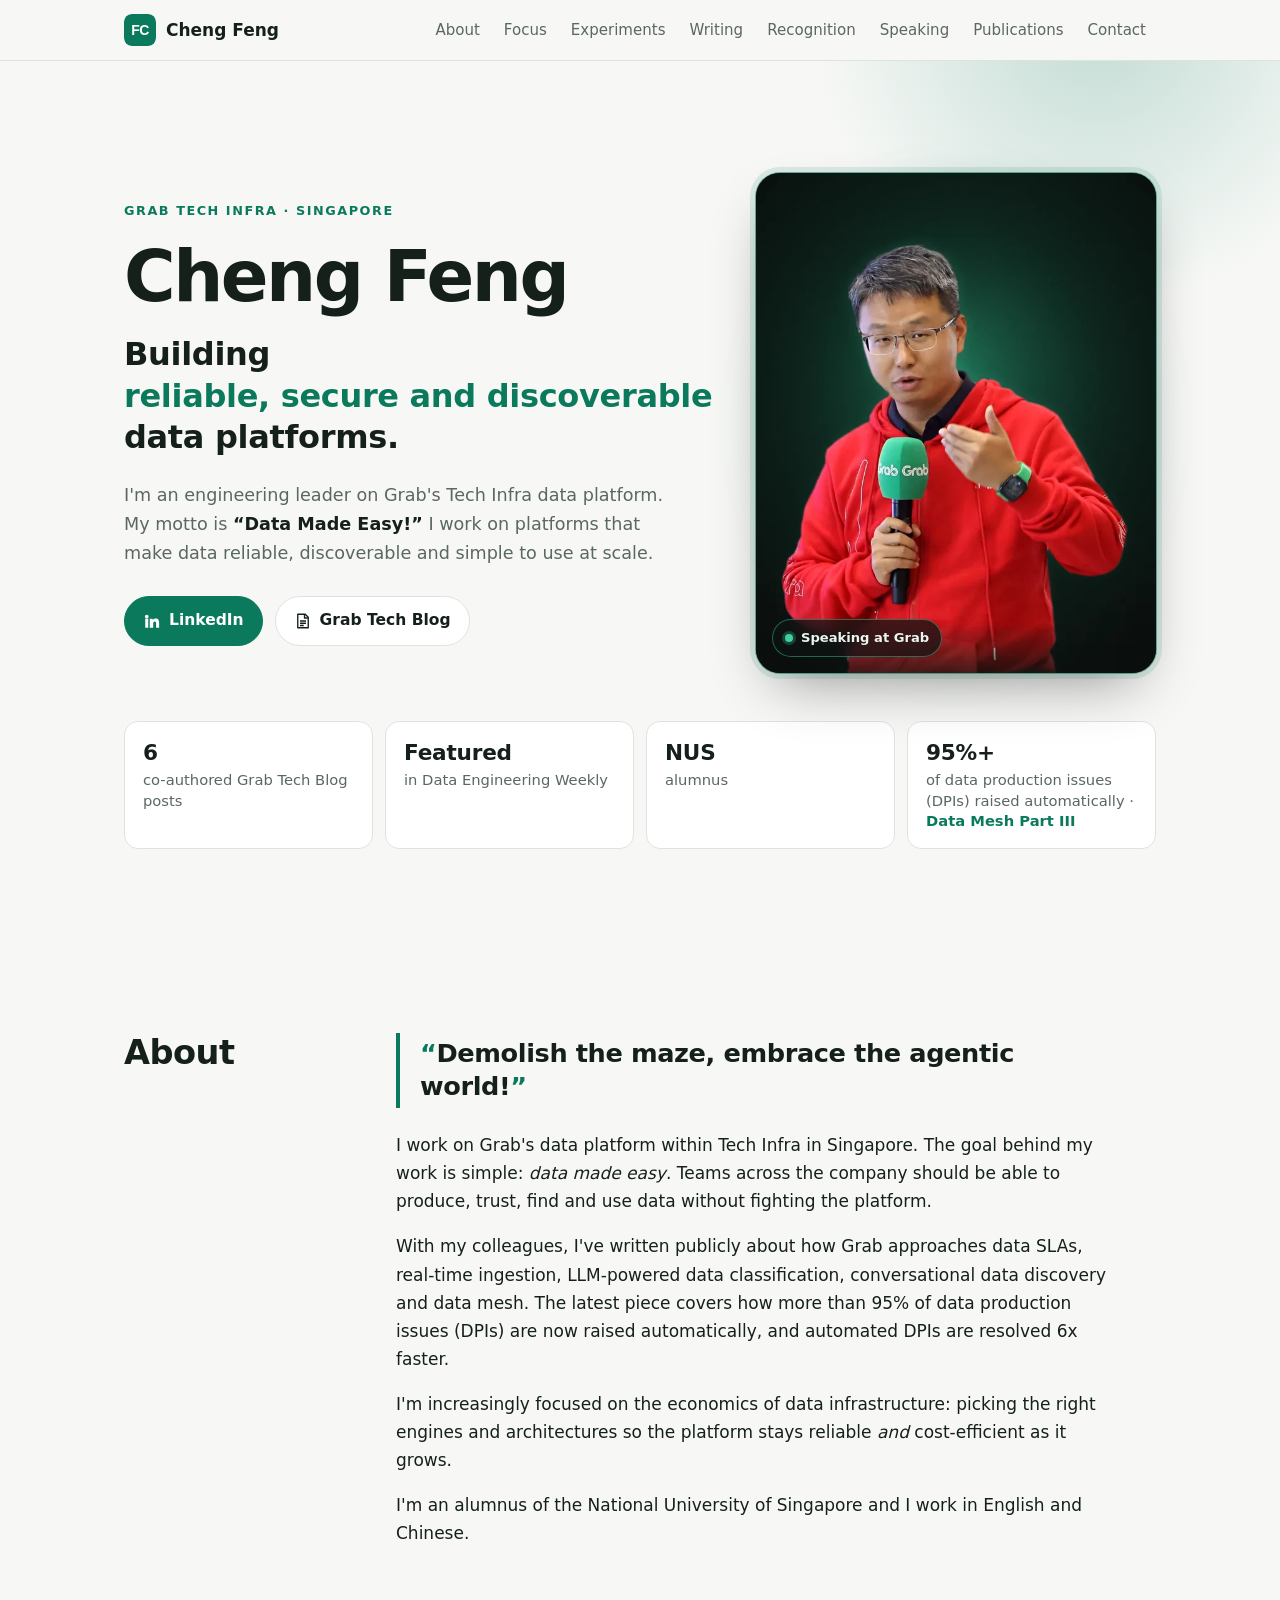
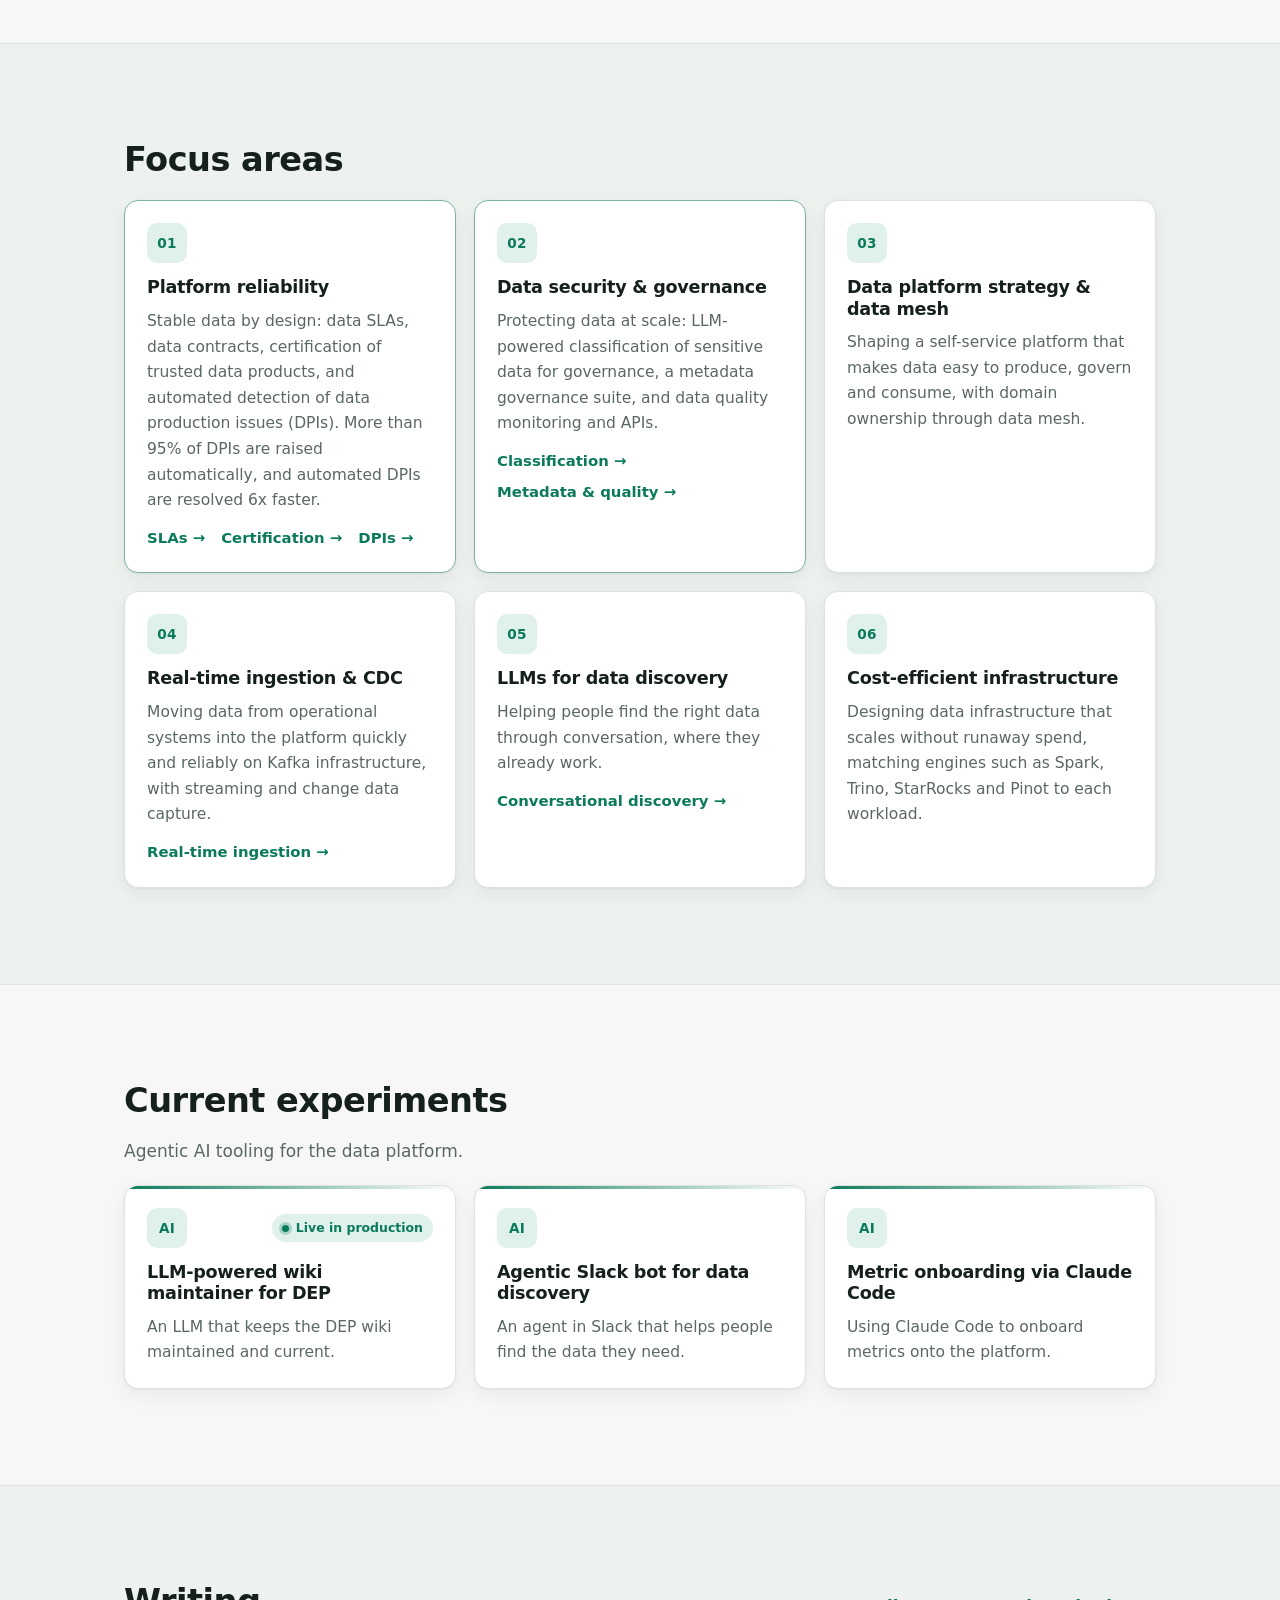
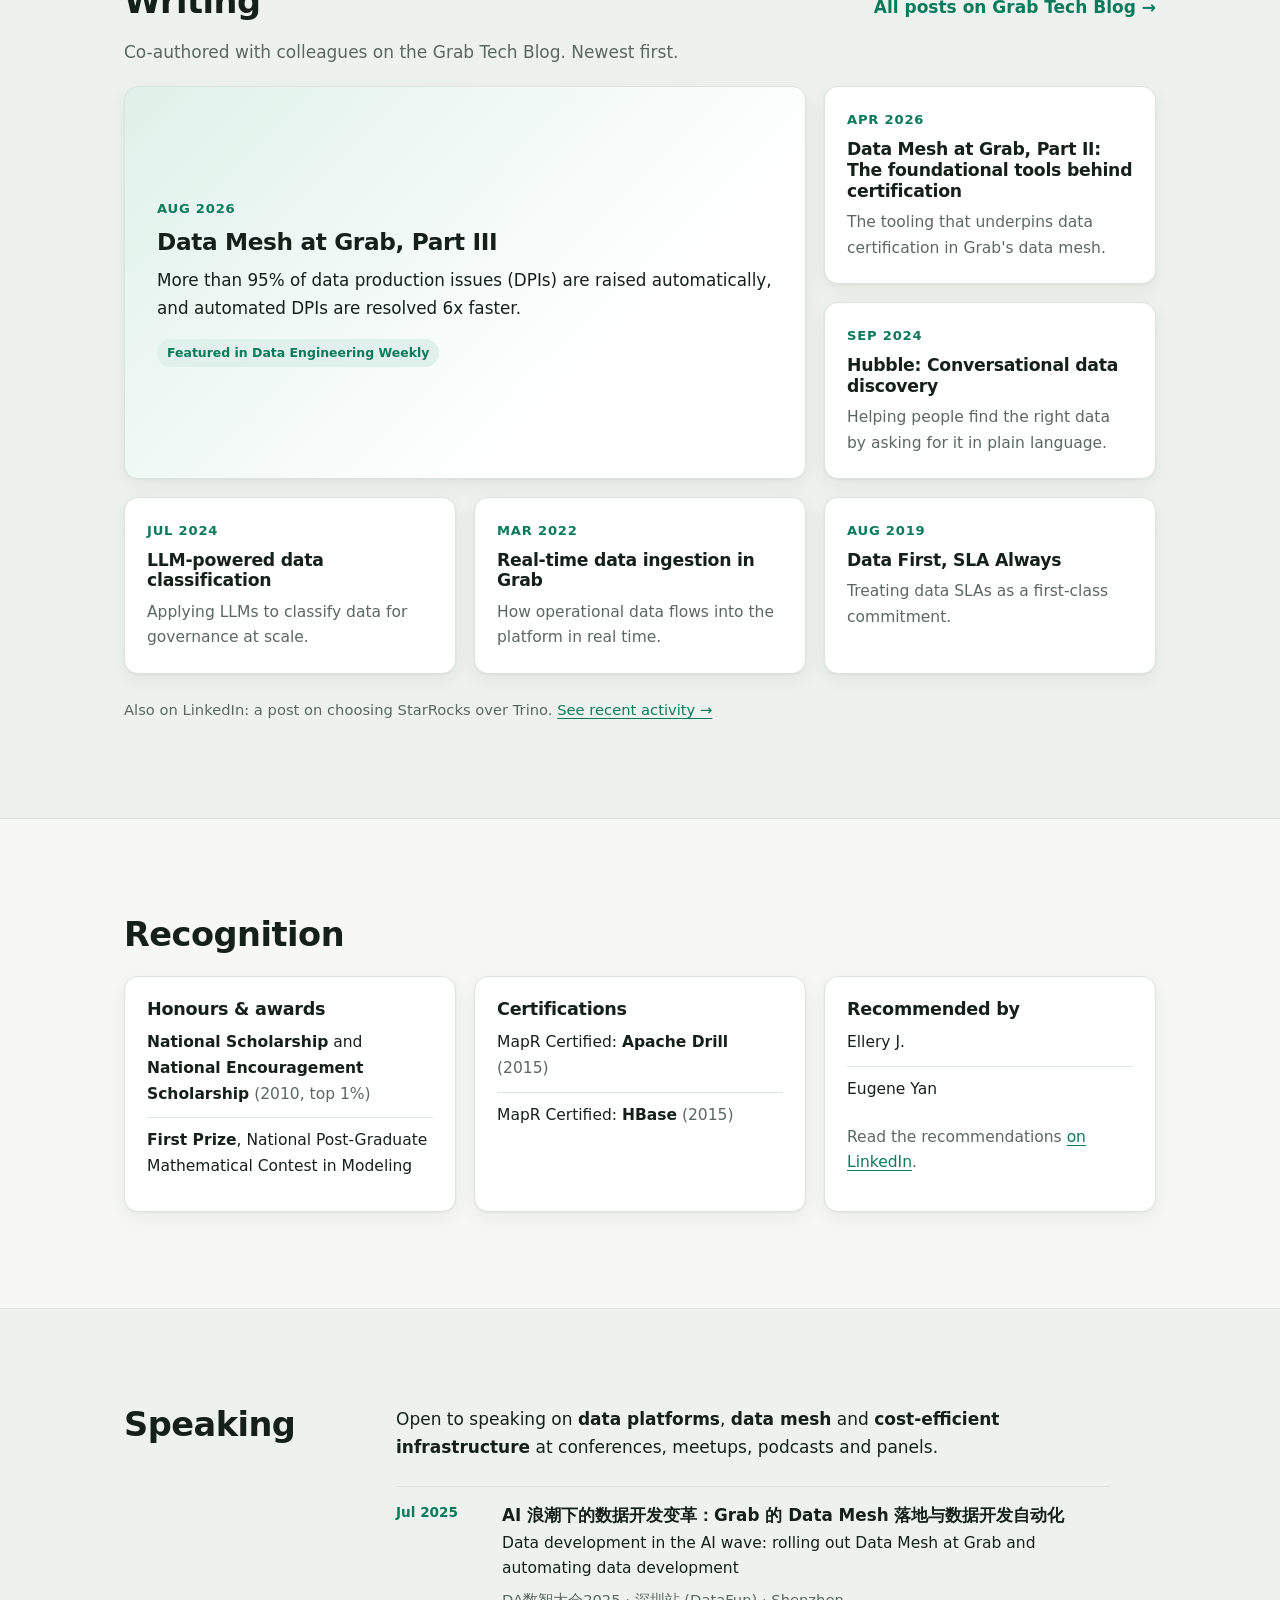
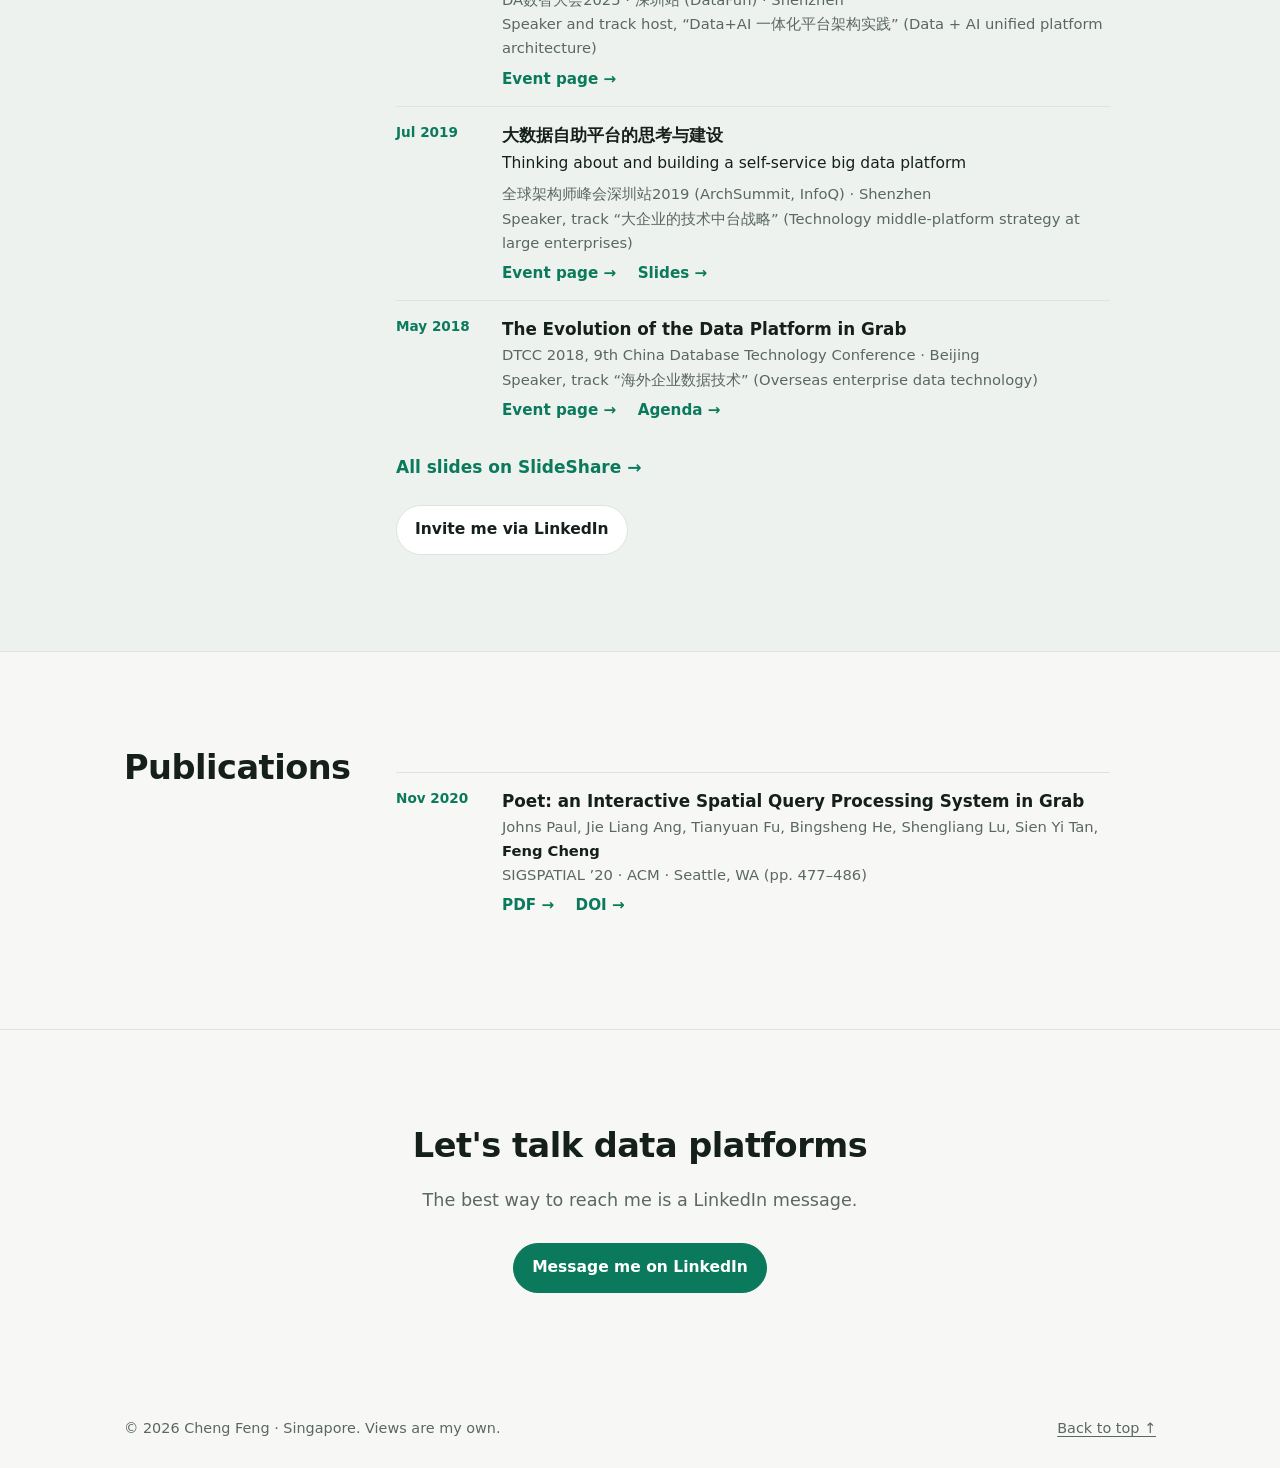
<file: index.html>
<!doctype html>
<html lang="en">
<head>
  <meta charset="utf-8">
  <meta name="viewport" content="width=device-width, initial-scale=1">
  <title>Cheng Feng: Building reliable, secure and discoverable data platforms</title>
  <meta name="description" content="Cheng Feng is an engineering leader on Grab Tech Infra in Singapore, building reliable, secure and discoverable data platforms: data reliability, data security and governance, data discovery, data mesh and real-time ingestion.">
  <meta name="author" content="Cheng Feng">
  <link rel="canonical" href="https://chengat1314.github.io/">
  <meta name="color-scheme" content="light dark">
  <meta name="theme-color" content="#f7f8f6" media="(prefers-color-scheme: light)">
  <meta name="theme-color" content="#0e1412" media="(prefers-color-scheme: dark)">
  <link rel="icon" href="favicon.svg" type="image/svg+xml">

  <meta property="og:type" content="profile">
  <meta property="og:site_name" content="Cheng Feng">
  <meta property="og:title" content="Cheng Feng: Building reliable, secure and discoverable data platforms">
  <meta property="og:description" content="Engineering leader on Grab Tech Infra in Singapore. Data Made Easy: building reliable, secure and discoverable data platforms with data reliability, data security and governance, data discovery, data mesh and real-time ingestion.">
  <meta property="og:url" content="https://chengat1314.github.io/">
  <meta property="og:image" content="https://chengat1314.github.io/og.png">
  <meta property="og:image:width" content="1200">
  <meta property="og:image:height" content="630">
  <meta property="profile:first_name" content="Feng">
  <meta property="profile:last_name" content="Cheng">
  <meta name="twitter:card" content="summary_large_image">
  <meta name="twitter:title" content="Cheng Feng: Building reliable, secure and discoverable data platforms">
  <meta name="twitter:description" content="Engineering leader on Grab Tech Infra in Singapore. Data Made Easy: reliable, secure and discoverable data platforms.">
  <meta name="twitter:image" content="https://chengat1314.github.io/og.png">

  <script type="application/ld+json">
  {
    "@context": "https://schema.org",
    "@type": "Person",
    "name": "Cheng Feng",
    "alternateName": "Feng Cheng",
    "url": "https://chengat1314.github.io/",
    "image": "https://chengat1314.github.io/portrait.jpg",
    "jobTitle": "Engineering leader, Grab Tech Infra",
    "worksFor": {"@type": "Organization", "name": "Grab"},
    "alumniOf": {"@type": "CollegeOrUniversity", "name": "National University of Singapore"},
    "address": {"@type": "PostalAddress", "addressCountry": "SG"},
    "knowsLanguage": ["English", "Chinese"],
    "knowsAbout": ["Data platforms", "Data platform reliability", "Data reliability", "Data security", "Data governance", "Data quality", "Data contracts", "Metadata management", "Data mesh", "Real-time data ingestion", "Change data capture", "OLAP engines", "LLMs for data governance", "Cost-efficient cloud infrastructure"],
    "sameAs": [
      "https://www.linkedin.com/in/chengfengatgrab/",
      "https://engineering.grab.com/authors#feng.cheng",
      "https://www.slideshare.net/ChengFeng5"
    ]
  }
  </script>
  <link rel="stylesheet" href="styles.css">
</head>
<body>
  <a class="skip-link" href="#main">Skip to content</a>

  <header class="site-header">
    <div class="container nav">
      <a class="brand" href="#top" aria-label="Cheng Feng, home">
        <img src="favicon.svg" alt="" width="32" height="32"><span>Cheng Feng</span>
      </a>
      <nav aria-label="Primary">
        <ul>
          <li><a href="#about">About</a></li>
          <li><a href="#focus">Focus</a></li>
          <li><a href="#experiments">Experiments</a></li>
          <li><a href="#writing">Writing</a></li>
          <li><a href="#recognition">Recognition</a></li>
          <li><a href="#speaking">Speaking</a></li>
          <li><a href="#publications">Publications</a></li>
          <li><a href="#contact">Contact</a></li>
        </ul>
      </nav>
    </div>
  </header>

  <main id="main">
    <section class="hero" id="top">
      <div class="container">
        <div class="hero-grid">
        <div class="hero-text">
        <p class="eyebrow">Grab Tech Infra · Singapore</p>
        <h1>Cheng Feng</h1>
        <p class="lede">Building <span class="accent">reliable, secure and discoverable</span> data platforms.</p>
        <p class="sub">I'm an engineering leader on Grab's Tech Infra data platform. My motto is <strong>“Data Made Easy!”</strong> I work on platforms that make data reliable, discoverable and simple to use at scale.</p>
        <div class="cta">
          <a class="btn primary" href="https://www.linkedin.com/in/chengfengatgrab/" rel="me noopener" target="_blank">
            <svg aria-hidden="true" viewBox="0 0 24 24"><path d="M4.98 3.5a2.5 2.5 0 1 1 0 5 2.5 2.5 0 0 1 0-5zM3 9h4v12H3zM9 9h3.8v1.7h.1c.5-1 1.8-2 3.8-2 4 0 4.8 2.6 4.8 6V21h-4v-5.5c0-1.3 0-3-1.8-3s-2.1 1.4-2.1 2.9V21H9z"/></svg>
            LinkedIn</a>
          <a class="btn" href="https://engineering.grab.com/authors#feng.cheng" rel="noopener" target="_blank">
            <svg aria-hidden="true" viewBox="0 0 24 24"><path d="M5 3h10l4 4v14H5zM14 4v4h4M8 12h8M8 15h8M8 18h5" fill="none" stroke="currentColor" stroke-width="1.8" stroke-linejoin="round"/></svg>
            Grab Tech Blog</a>
        </div>
        </div>
        <figure class="hero-photo">
          <picture>
            <source srcset="portrait.webp" type="image/webp">
            <img src="portrait.jpg" alt="Cheng Feng speaking at a Grab event" width="640" height="800" fetchpriority="high" decoding="async">
          </picture>
          <figcaption class="photo-chip"><span class="dot" aria-hidden="true"></span>Speaking at Grab</figcaption>
        </figure>
        </div>
        <ul class="facts" aria-label="Quick facts">
          <li><span>6</span>co-authored Grab Tech Blog posts</li>
          <li><span>Featured</span>in Data Engineering Weekly</li>
          <li><span>NUS</span>alumnus</li>
          <li><span>95%+</span>of data production issues (DPIs) raised automatically · <a href="https://engineering.grab.com/data-mesh-at-grab-part-three" rel="noopener" target="_blank">Data Mesh Part III</a></li>
        </ul>
      </div>
    </section>

    <section id="about" class="section">
      <div class="container two-col">
        <h2>About</h2>
        <div class="prose">
          <blockquote class="motto"><p>Demolish the maze, embrace the agentic world!</p></blockquote>
          <p>I work on Grab's data platform within Tech Infra in Singapore. The goal behind my work is simple: <em>data made easy</em>. Teams across the company should be able to produce, trust, find and use data without fighting the platform.</p>
          <p>With my colleagues, I've written publicly about how Grab approaches data SLAs, real-time ingestion, LLM-powered data classification, conversational data discovery and data mesh. The latest piece covers how more than 95% of data production issues (DPIs) are now raised automatically, and automated DPIs are resolved 6x faster.</p>
          <p>I'm increasingly focused on the economics of data infrastructure: picking the right engines and architectures so the platform stays reliable <em>and</em> cost-efficient as it grows.</p>
          <p>I'm an alumnus of the National University of Singapore and I work in English and Chinese.</p>
        </div>
      </div>
    </section>

    <section id="focus" class="section alt">
      <div class="container">
        <h2>Focus areas</h2>
        <div class="grid focus-grid">
          <article class="card highlight">
            <div class="icon" aria-hidden="true">01</div>
            <h3>Platform reliability</h3>
            <p>Stable data by design: data SLAs, data contracts, certification of trusted data products, and automated detection of data production issues (DPIs). More than 95% of DPIs are raised automatically, and automated DPIs are resolved 6x faster.</p>
            <p class="card-links"><a href="https://engineering.grab.com/data-first-sla-always" rel="noopener" target="_blank">SLAs →</a> <a href="https://engineering.grab.com/data-mesh-part-2-the-foundational-tools-behind-certification" rel="noopener" target="_blank">Certification →</a> <a href="https://engineering.grab.com/data-mesh-at-grab-part-three" rel="noopener" target="_blank">DPIs →</a></p>
          </article>
          <article class="card highlight">
            <div class="icon" aria-hidden="true">02</div>
            <h3>Data security &amp; governance</h3>
            <p>Protecting data at scale: LLM-powered classification of sensitive data for governance, a metadata governance suite, and data quality monitoring and APIs.</p>
            <p class="card-links"><a href="https://engineering.grab.com/llm-powered-data-classification" rel="noopener" target="_blank">Classification →</a> <a href="https://engineering.grab.com/data-mesh-part-2-the-foundational-tools-behind-certification" rel="noopener" target="_blank">Metadata &amp; quality →</a></p>
          </article>
          <article class="card">
            <div class="icon" aria-hidden="true">03</div>
            <h3>Data platform strategy &amp; data mesh</h3>
            <p>Shaping a self-service platform that makes data easy to produce, govern and consume, with domain ownership through data mesh.</p>
          </article>
          <article class="card">
            <div class="icon" aria-hidden="true">04</div>
            <h3>Real-time ingestion &amp; CDC</h3>
            <p>Moving data from operational systems into the platform quickly and reliably on Kafka infrastructure, with streaming and change data capture.</p>
            <p class="card-links"><a href="https://engineering.grab.com/real-time-data-ingestion" rel="noopener" target="_blank">Real-time ingestion →</a></p>
          </article>
          <article class="card">
            <div class="icon" aria-hidden="true">05</div>
            <h3>LLMs for data discovery</h3>
            <p>Helping people find the right data through conversation, where they already work.</p>
            <p class="card-links"><a href="https://engineering.grab.com/hubble-data-discovery" rel="noopener" target="_blank">Conversational discovery →</a></p>
          </article>
          <article class="card">
            <div class="icon" aria-hidden="true">06</div>
            <h3>Cost-efficient infrastructure</h3>
            <p>Designing data infrastructure that scales without runaway spend, matching engines such as Spark, Trino, StarRocks and Pinot to each workload.</p>
          </article>
        </div>
      </div>
    </section>

    <section id="experiments" class="section">
      <div class="container">
        <h2>Current experiments</h2>
        <p class="note">Agentic AI tooling for the data platform.</p>
        <div class="grid exp-grid">
          <article class="card exp">
            <div class="exp-head"><div class="icon" aria-hidden="true">AI</div><span class="status live"><span class="dot" aria-hidden="true"></span>Live in production</span></div>
            <h3>LLM-powered wiki maintainer for DEP</h3>
            <p>An LLM that keeps the DEP wiki maintained and current.</p>
          </article>
          <article class="card exp">
            <div class="exp-head"><div class="icon" aria-hidden="true">AI</div></div>
            <h3>Agentic Slack bot for data discovery</h3>
            <p>An agent in Slack that helps people find the data they need.</p>
          </article>
          <article class="card exp">
            <div class="exp-head"><div class="icon" aria-hidden="true">AI</div></div>
            <h3>Metric onboarding via Claude Code</h3>
            <p>Using Claude Code to onboard metrics onto the platform.</p>
          </article>
        </div>
      </div>
    </section>

    <section id="writing" class="section alt">
      <div class="container">
        <div class="section-head">
          <h2>Writing</h2>
          <a class="more" href="https://engineering.grab.com/authors#feng.cheng" rel="noopener" target="_blank">All posts on Grab Tech Blog →</a>
        </div>
        <p class="note">Co-authored with colleagues on the Grab Tech Blog. Newest first.</p>
        <div class="grid posts">
          <a class="post card featured" href="https://engineering.grab.com/data-mesh-at-grab-part-three" rel="noopener" target="_blank">
            <time datetime="2026-08">Aug 2026</time>
            <h3>Data Mesh at Grab, Part III</h3>
            <p>More than 95% of data production issues (DPIs) are raised automatically, and automated DPIs are resolved 6x faster.</p>
            <span class="badge">Featured in Data Engineering Weekly</span>
          </a>
          <a class="post card" href="https://engineering.grab.com/data-mesh-part-2-the-foundational-tools-behind-certification" rel="noopener" target="_blank">
            <time datetime="2026-04">Apr 2026</time>
            <h3>Data Mesh at Grab, Part II: The foundational tools behind certification</h3>
            <p>The tooling that underpins data certification in Grab's data mesh.</p>
          </a>
          <a class="post card" href="https://engineering.grab.com/hubble-data-discovery" rel="noopener" target="_blank">
            <time datetime="2024-09">Sep 2024</time>
            <h3>Hubble: Conversational data discovery</h3>
            <p>Helping people find the right data by asking for it in plain language.</p>
          </a>
          <a class="post card" href="https://engineering.grab.com/llm-powered-data-classification" rel="noopener" target="_blank">
            <time datetime="2024-07">Jul 2024</time>
            <h3>LLM-powered data classification</h3>
            <p>Applying LLMs to classify data for governance at scale.</p>
          </a>
          <a class="post card" href="https://engineering.grab.com/real-time-data-ingestion" rel="noopener" target="_blank">
            <time datetime="2022-03">Mar 2022</time>
            <h3>Real-time data ingestion in Grab</h3>
            <p>How operational data flows into the platform in real time.</p>
          </a>
          <a class="post card" href="https://engineering.grab.com/data-first-sla-always" rel="noopener" target="_blank">
            <time datetime="2019-08">Aug 2019</time>
            <h3>Data First, SLA Always</h3>
            <p>Treating data SLAs as a first-class commitment.</p>
          </a>
        </div>
        <p class="note small">Also on LinkedIn: a post on choosing StarRocks over Trino. <a href="https://www.linkedin.com/in/chengfengatgrab/recent-activity/all/" rel="noopener" target="_blank">See recent activity →</a></p>
      </div>
    </section>

    <section id="recognition" class="section">
      <div class="container">
        <h2>Recognition</h2>
        <div class="grid recog">
          <div class="card">
            <h3>Honours &amp; awards</h3>
            <ul class="list">
              <li><strong>National Scholarship</strong> and <strong>National Encouragement Scholarship</strong> <span class="muted">(2010, top 1%)</span></li>
              <li><strong>First Prize</strong>, National Post-Graduate Mathematical Contest in Modeling</li>
            </ul>
          </div>
          <div class="card">
            <h3>Certifications</h3>
            <ul class="list">
              <li>MapR Certified: <strong>Apache Drill</strong> <span class="muted">(2015)</span></li>
              <li>MapR Certified: <strong>HBase</strong> <span class="muted">(2015)</span></li>
            </ul>
          </div>
          <div class="card">
            <h3>Recommended by</h3>
            <ul class="list">
              <li>Ellery J.</li>
              <li>Eugene Yan</li>
            </ul>
            <p class="muted small">Read the recommendations <a href="https://www.linkedin.com/in/chengfengatgrab/details/recommendations/" rel="noopener" target="_blank">on LinkedIn</a>.</p>
          </div>
        </div>
      </div>
    </section>

    <section id="speaking" class="section alt">
      <div class="container two-col">
        <h2>Speaking</h2>
        <div class="prose">
          <p>Open to speaking on <strong>data platforms</strong>, <strong>data mesh</strong> and <strong>cost-efficient infrastructure</strong> at conferences, meetups, podcasts and panels.</p>
          <ul class="talks">
            <li>
              <time datetime="2025-07-25">Jul 2025</time>
              <div>
                <strong lang="zh">AI 浪潮下的数据开发变革：Grab 的 Data Mesh 落地与数据开发自动化</strong>
                <span class="talk-en">Data development in the AI wave: rolling out Data Mesh at Grab and automating data development</span>
                <span class="muted"><span lang="zh">DA数智大会2025 · 深圳站</span> (DataFun) · Shenzhen</span>
                <span class="muted">Speaker and track host, <span lang="zh">“Data+AI 一体化平台架构实践”</span> (Data + AI unified platform architecture)</span>
                <a href="https://www.bagevent.com/event/8990882/p/555843" rel="noopener" target="_blank">Event page →</a>
              </div>
            </li>
            <li>
              <time datetime="2019-07-13">Jul 2019</time>
              <div>
                <strong lang="zh">大数据自助平台的思考与建设</strong>
                <span class="talk-en">Thinking about and building a self-service big data platform</span>
                <span class="muted"><span lang="zh">全球架构师峰会深圳站2019</span> (ArchSummit, InfoQ) · Shenzhen</span>
                <span class="muted">Speaker, track <span lang="zh">“大企业的技术中台战略”</span> (Technology middle-platform strategy at large enterprises)</span>
                <a href="https://archsummit.infoq.cn/2019/shenzhen/presentation/1733" rel="noopener" target="_blank">Event page →</a>
                <a href="https://ppt.infoq.cn/slide/download?cid=40&amp;pid=2460" rel="noopener" target="_blank">Slides →</a>
              </div>
            </li>
            <li>
              <time datetime="2018-05-10">May 2018</time>
              <div>
                <strong>The Evolution of the Data Platform in Grab</strong>
                <span class="muted">DTCC 2018, 9th China Database Technology Conference · Beijing</span>
                <span class="muted">Speaker, track <span lang="zh">“海外企业数据技术”</span> (Overseas enterprise data technology)</span>
                <a href="https://dtcc.it168.com/2018/jiabin.html" rel="noopener" target="_blank">Event page →</a>
                <a href="https://dtcc.it168.com/2018/yicheng.html" rel="noopener" target="_blank">Agenda →</a>
              </div>
            </li>
          </ul>
          <p class="talks-all"><a class="more" href="https://www.slideshare.net/ChengFeng5" rel="noopener" target="_blank">All slides on SlideShare →</a></p>
          <p class="talks-cta"><a class="btn" href="https://www.linkedin.com/in/chengfengatgrab/" rel="noopener" target="_blank">Invite me via LinkedIn</a></p>
        </div>
      </div>
    </section>

    <section id="publications" class="section">
      <div class="container two-col">
        <h2>Publications</h2>
        <div class="prose">
          <ul class="talks pubs">
            <li>
              <time datetime="2020-11-03">Nov 2020</time>
              <div>
                <strong>Poet: an Interactive Spatial Query Processing System in Grab</strong>
                <span class="muted">Johns Paul, Jie Liang Ang, Tianyuan Fu, Bingsheng He, Shengliang Lu, Sien Yi Tan, <b class="me">Feng Cheng</b></span>
                <span class="muted">SIGSPATIAL ’20 · ACM · Seattle, WA (pp. 477–486)</span>
                <a href="https://www.comp.nus.edu.sg/~hebs/pub/Poet-sigspatial2020.pdf" rel="noopener" target="_blank">PDF →</a>
                <a href="https://doi.org/10.1145/3397536.3422230" rel="noopener" target="_blank">DOI →</a>
              </div>
            </li>
          </ul>
        </div>
      </div>
    </section>

    <section id="contact" class="section contact">
      <div class="container">
        <h2>Let's talk data platforms</h2>
        <p class="sub">The best way to reach me is a LinkedIn message.</p>
        <div class="cta center">
          <a class="btn primary" href="https://www.linkedin.com/in/chengfengatgrab/" rel="me noopener" target="_blank">Message me on LinkedIn</a>
        </div>
      </div>
    </section>
  </main>

  <footer class="site-footer">
    <div class="container">
      <p>© <span id="year">2026</span> Cheng Feng · Singapore. Views are my own.</p>
      <p><a href="#top">Back to top ↑</a></p>
    </div>
  </footer>
  <script>document.getElementById('year').textContent = new Date().getFullYear();</script>
</body>
</html>
</file>
<file: styles.css>
:root {
  --bg: #f7f8f6;
  --bg-alt: #eef2ef;
  --surface: #ffffff;
  --text: #15201b;
  --muted: #5a6762;
  --border: #dde4e0;
  --accent: #0b7a5c;
  --accent-strong: #075c45;
  --accent-soft: #dff1ea;
  --shadow: 0 1px 2px rgba(16, 32, 26, .05), 0 6px 20px rgba(16, 32, 26, .06);
  --radius: 14px;
  --maxw: 1080px;
  --font: Inter, ui-sans-serif, system-ui, -apple-system, "Segoe UI", Roboto, "Helvetica Neue", Arial, "PingFang SC", "Noto Sans SC", sans-serif;
}
@media (prefers-color-scheme: dark) {
  :root {
    --bg: #0e1412;
    --bg-alt: #131b18;
    --surface: #18221e;
    --text: #e7eeea;
    --muted: #9aaaa3;
    --border: #26332e;
    --accent: #3fcf9f;
    --accent-strong: #6fe0b9;
    --accent-soft: #163a2e;
    --shadow: 0 1px 2px rgba(0, 0, 0, .3), 0 8px 24px rgba(0, 0, 0, .25);
  }
}

*, *::before, *::after { box-sizing: border-box; }
html { scroll-behavior: smooth; scroll-padding-top: 72px; -webkit-text-size-adjust: 100%; }
@media (prefers-reduced-motion: reduce) { html { scroll-behavior: auto; } * { transition: none !important; } }
body {
  margin: 0; background: var(--bg); color: var(--text);
  font: 17px/1.65 var(--font); -webkit-font-smoothing: antialiased;
}
img, svg { display: block; max-width: 100%; }
a { color: var(--accent); text-underline-offset: 3px; }
a:hover { color: var(--accent-strong); }
:focus-visible { outline: 3px solid var(--accent); outline-offset: 3px; border-radius: 6px; }
h1, h2, h3 { line-height: 1.2; margin: 0 0 .6em; letter-spacing: -.015em; }
h2 { font-size: clamp(1.6rem, 1.2rem + 1.4vw, 2.1rem); }
h3 { font-size: 1.1rem; }
p { margin: 0 0 1em; }

.container { width: 100%; max-width: var(--maxw); margin: 0 auto; padding: 0 24px; }
.skip-link { position: absolute; left: -999px; top: 8px; background: var(--accent); color: #fff; padding: 8px 14px; border-radius: 8px; z-index: 100; }
.skip-link:focus { left: 8px; }

/* Header */
.site-header {
  position: sticky; top: 0; z-index: 50;
  background: color-mix(in srgb, var(--bg) 85%, transparent);
  backdrop-filter: saturate(160%) blur(10px); -webkit-backdrop-filter: saturate(160%) blur(10px);
  border-bottom: 1px solid var(--border);
}
.nav { display: flex; align-items: center; justify-content: space-between; height: 60px; gap: 16px; }
.brand { display: flex; align-items: center; gap: 10px; color: var(--text); text-decoration: none; font-weight: 700; }
.brand img { border-radius: 8px; }
.nav ul { display: flex; gap: 4px; list-style: none; margin: 0; padding: 0; }
.nav ul a { display: block; padding: 6px 10px; border-radius: 8px; color: var(--muted); text-decoration: none; font-size: .94rem; font-weight: 500; }
.nav ul a:hover { color: var(--text); background: var(--bg-alt); }

/* Hero */
.hero { padding: clamp(56px, 9vw, 112px) 0 clamp(48px, 7vw, 88px); position: relative; overflow: hidden; }
.hero::before {
  content: ""; position: absolute; inset: -40% -10% auto auto; width: 620px; height: 620px; border-radius: 50%;
  background: radial-gradient(circle, color-mix(in srgb, var(--accent) 22%, transparent), transparent 65%);
  pointer-events: none;
}
.hero .container { position: relative; }
.eyebrow { text-transform: uppercase; letter-spacing: .12em; font-size: .8rem; font-weight: 700; color: var(--accent); margin-bottom: 14px; }
.hero h1 { font-size: clamp(2.6rem, 1.6rem + 4.5vw, 4.4rem); letter-spacing: -.035em; margin-bottom: .2em; }
.lede { font-size: clamp(1.35rem, 1rem + 1.6vw, 2rem); font-weight: 600; line-height: 1.3; max-width: 22em; letter-spacing: -.01em; margin-bottom: .7em; }
.accent { color: var(--accent); }
.lede .accent { white-space: nowrap; }
.sub { color: var(--muted); font-size: 1.1rem; max-width: 40em; }
.sub strong { color: var(--text); }

.cta { display: flex; flex-wrap: wrap; gap: 12px; margin-top: 28px; }
.cta.center { justify-content: center; }
.btn {
  display: inline-flex; align-items: center; gap: 8px; padding: 11px 18px; border-radius: 999px;
  border: 1px solid var(--border); background: var(--surface); color: var(--text);
  font-weight: 600; font-size: .97rem; text-decoration: none; transition: transform .15s ease, border-color .15s ease, background .15s ease;
}
.btn svg { width: 18px; height: 18px; fill: currentColor; }
.btn:hover { transform: translateY(-1px); border-color: var(--accent); color: var(--text); }
.btn.primary { background: var(--accent); border-color: var(--accent); color: #fff; }
@media (prefers-color-scheme: dark) { .btn.primary { color: #062018; } }
.btn.primary:hover { background: var(--accent-strong); border-color: var(--accent-strong); color: #fff; }
@media (prefers-color-scheme: dark) { .btn.primary:hover { color: #062018; } }

.hero-grid { display: grid; grid-template-columns: minmax(0, 1.35fr) minmax(0, 1fr); gap: clamp(32px, 5vw, 64px); align-items: center; }
.hero-text { min-width: 0; }
.hero-photo { margin: 0; position: relative; justify-self: end; width: 100%; max-width: 400px; }
.hero-photo::before {
  content: ""; position: absolute; inset: -18px; border-radius: 32px; z-index: 0; pointer-events: none;
  background: radial-gradient(closest-side, color-mix(in srgb, var(--accent) 35%, transparent), transparent);
  filter: blur(18px);
}
.hero-photo picture { display: block; position: relative; z-index: 1; border-radius: 24px; overflow: hidden;
  aspect-ratio: 4 / 5; background: #0d1412;
  box-shadow: 0 0 0 1px color-mix(in srgb, var(--accent) 55%, transparent), 0 0 0 6px color-mix(in srgb, var(--accent) 12%, transparent), 0 24px 60px -20px rgba(0,0,0,.45); }
.hero-photo img { display: block; width: 100%; height: 100%; object-fit: cover; }
.photo-chip {
  position: absolute; z-index: 2; left: 16px; bottom: 16px; display: inline-flex; align-items: center; gap: 8px;
  padding: 7px 12px; border-radius: 999px; font-size: .82rem; font-weight: 600; color: #e9f5f0;
  background: rgba(13, 20, 18, .72); border: 1px solid rgba(63, 207, 159, .45);
  -webkit-backdrop-filter: blur(8px); backdrop-filter: blur(8px);
}
.photo-chip .dot { width: 8px; height: 8px; border-radius: 50%; background: #3fcf9f; box-shadow: 0 0 0 3px rgba(63,207,159,.25); }

.facts { list-style: none; padding: 0; margin: 48px 0 0; display: grid; grid-template-columns: repeat(4, 1fr); gap: 12px; }
.facts li {
  background: var(--surface); border: 1px solid var(--border); border-radius: var(--radius);
  padding: 16px 18px; color: var(--muted); font-size: .92rem; line-height: 1.4;
}
.facts span { display: block; color: var(--text); font-weight: 700; font-size: 1.35rem; letter-spacing: -.01em; margin-bottom: 2px; }

/* Sections */
.section { padding: clamp(56px, 8vw, 96px) 0; }
.section.alt { background: var(--bg-alt); border-top: 1px solid var(--border); border-bottom: 1px solid var(--border); }
.two-col { display: grid; grid-template-columns: 240px 1fr; gap: 32px; }
.prose { max-width: 42em; }
.prose p:last-child { margin-bottom: 0; }
.section-head { display: flex; align-items: baseline; justify-content: space-between; gap: 16px; flex-wrap: wrap; }
.more { font-weight: 600; text-decoration: none; }
.note { color: var(--muted); margin-top: -4px; }
.note.small, .small { font-size: .92rem; }
.note.small { margin-top: 24px; margin-bottom: 0; }
.muted { color: var(--muted); }

.grid { display: grid; gap: 18px; }
.focus-grid { grid-template-columns: repeat(3, 1fr); margin-top: 8px; }
.posts { grid-template-columns: repeat(3, 1fr); margin-top: 20px; }
.recog { grid-template-columns: repeat(3, 1fr); margin-top: 8px; }
.exp-grid { grid-template-columns: repeat(3, 1fr); margin-top: 20px; }

.card {
  background: var(--surface); border: 1px solid var(--border); border-radius: var(--radius);
  padding: 22px; box-shadow: var(--shadow);
}
.card p { color: var(--muted); font-size: .97rem; margin-bottom: 0; }
.card .icon {
  width: 40px; height: 40px; border-radius: 10px; display: grid; place-items: center; margin-bottom: 14px;
  background: var(--accent-soft); color: var(--accent); font-weight: 700; font-size: .85rem; letter-spacing: .02em;
}
.card-links { margin-top: 12px !important; display: flex; flex-wrap: wrap; gap: 6px 16px; }
.card-links a { font-weight: 600; text-decoration: none; font-size: .93rem; }
.facts a { font-weight: 600; text-decoration: none; white-space: nowrap; }
.card.highlight { border-color: color-mix(in srgb, var(--accent) 45%, var(--border)); }
.tag {
  display: inline-block; margin-top: 14px !important; padding: 3px 10px; border-radius: 999px;
  background: var(--accent-soft); color: var(--accent) !important; font-size: .78rem !important; font-weight: 700; letter-spacing: .04em; text-transform: uppercase;
}

/* Current experiments */
.exp { position: relative; overflow: hidden; }
.exp::after { content: ""; position: absolute; left: 0; right: 0; top: 0; height: 3px; background: linear-gradient(90deg, var(--accent), transparent); }
.exp-head { display: flex; align-items: center; justify-content: space-between; gap: 12px; margin-bottom: 14px; }
.exp-head .icon { margin-bottom: 0; }
.status { display: inline-flex; align-items: center; gap: 7px; padding: 4px 10px; border-radius: 999px; font-size: .78rem; font-weight: 700; background: var(--accent-soft); color: var(--accent); }
.status .dot { width: 7px; height: 7px; border-radius: 50%; background: var(--accent); box-shadow: 0 0 0 3px color-mix(in srgb, var(--accent) 25%, transparent); }

/* Motto */
.motto { margin: 0 0 1.4em; padding: 4px 0 4px 20px; border-left: 4px solid var(--accent); }
.motto p { margin: 0; font-size: clamp(1.25rem, 1rem + 1vw, 1.6rem); font-weight: 700; line-height: 1.3; letter-spacing: -.015em; color: var(--text); }
.motto p::before { content: "“"; color: var(--accent); }
.motto p::after { content: "”"; color: var(--accent); }

.post { display: flex; flex-direction: column; text-decoration: none; color: var(--text); transition: transform .15s ease, border-color .15s ease; }
.post:hover { transform: translateY(-2px); border-color: var(--accent); color: var(--text); }
.post time { font-size: .82rem; font-weight: 700; color: var(--accent); text-transform: uppercase; letter-spacing: .06em; margin-bottom: 8px; }
.post h3 { font-size: 1.08rem; margin-bottom: .5em; }
.post .badge {
  align-self: flex-start; margin-top: 16px; padding: 4px 10px; border-radius: 999px; font-size: .78rem; font-weight: 600;
  background: var(--accent-soft); color: var(--accent);
}
.post.featured { grid-column: span 2; grid-row: span 2; justify-content: center; padding: 32px; background: linear-gradient(135deg, var(--accent-soft), var(--surface) 70%); }
.post.featured h3 { font-size: 1.45rem; }
.post.featured p { font-size: 1.05rem; color: var(--text); }

.list { list-style: none; padding: 0; margin: 0; }
.list li { padding: 10px 0; border-top: 1px solid var(--border); font-size: .97rem; }
.list li:first-child { border-top: 0; padding-top: 0; }
.recog .card > p { margin-top: 12px; }

.talks { list-style: none; padding: 0; margin: 24px 0 0; }
.talks li { display: grid; grid-template-columns: 90px 1fr; gap: 16px; padding: 14px 0; border-top: 1px solid var(--border); }
.talks time { color: var(--accent); font-weight: 700; font-size: .85rem; }
.talks span { display: block; }
.talks span span { display: inline; }
.talks strong { font-size: 1.05rem; line-height: 1.4; }
.talks .talk-en { color: var(--text); margin: 2px 0 6px; font-size: .97rem; }
.talks .muted { font-size: .92rem; }
.talks a { display: inline-block; margin-top: 6px; font-weight: 600; text-decoration: none; font-size: .95rem; }
.talks-cta { margin-top: 24px; }
.talks-all { margin-top: 16px; }
.talks a + a { margin-left: 16px; }
.pubs .me { color: var(--text); font-weight: 700; }

.contact { text-align: center; border-top: 1px solid var(--border); }
.contact .sub { margin: 0 auto; }

.site-footer { padding: 28px 0; color: var(--muted); font-size: .9rem; }
.site-footer .container { display: flex; justify-content: space-between; flex-wrap: wrap; gap: 8px; }
.site-footer p { margin: 0; }
.site-footer a { color: var(--muted); }

/* Responsive */
@media (max-width: 960px) {
  .focus-grid, .posts, .recog, .exp-grid { grid-template-columns: repeat(2, 1fr); }
  .exp-grid .card:last-child { grid-column: span 2; }
  .recog .card:last-child { grid-column: span 2; }
  .post.featured { grid-column: auto; grid-row: auto; }
  .facts { grid-template-columns: repeat(2, 1fr); }
  .two-col { grid-template-columns: 1fr; gap: 8px; }
}
@media (max-width: 860px) {
  .hero-grid { grid-template-columns: 1fr; }
  .hero-photo { order: -1; justify-self: start; max-width: 300px; }
}
@media (max-width: 760px) {
  .nav ul { display: none; }
}
@media (max-width: 620px) {
  body { font-size: 16px; }
  .container { padding: 0 20px; }
  .focus-grid, .posts, .recog, .exp-grid { grid-template-columns: 1fr; }
  .post.featured, .recog .card:last-child, .exp-grid .card:last-child { grid-column: auto; }
  .hero-photo { max-width: 260px; }
  .lede .accent { white-space: normal; }
  .hero::before { width: 380px; height: 380px; inset: -20% -40% auto auto; }
  .btn { padding: 10px 16px; }
  .talks li { grid-template-columns: 1fr; gap: 4px; }
}
@media print {
  .site-header, .cta, .skip-link { display: none; }
  .section.alt { background: none; }
}

@media (max-width: 960px) and (min-width: 621px) {
  .nav ul { gap: 0; }
  .nav ul a { padding: 6px 7px; font-size: .88rem; }
}
</file>
